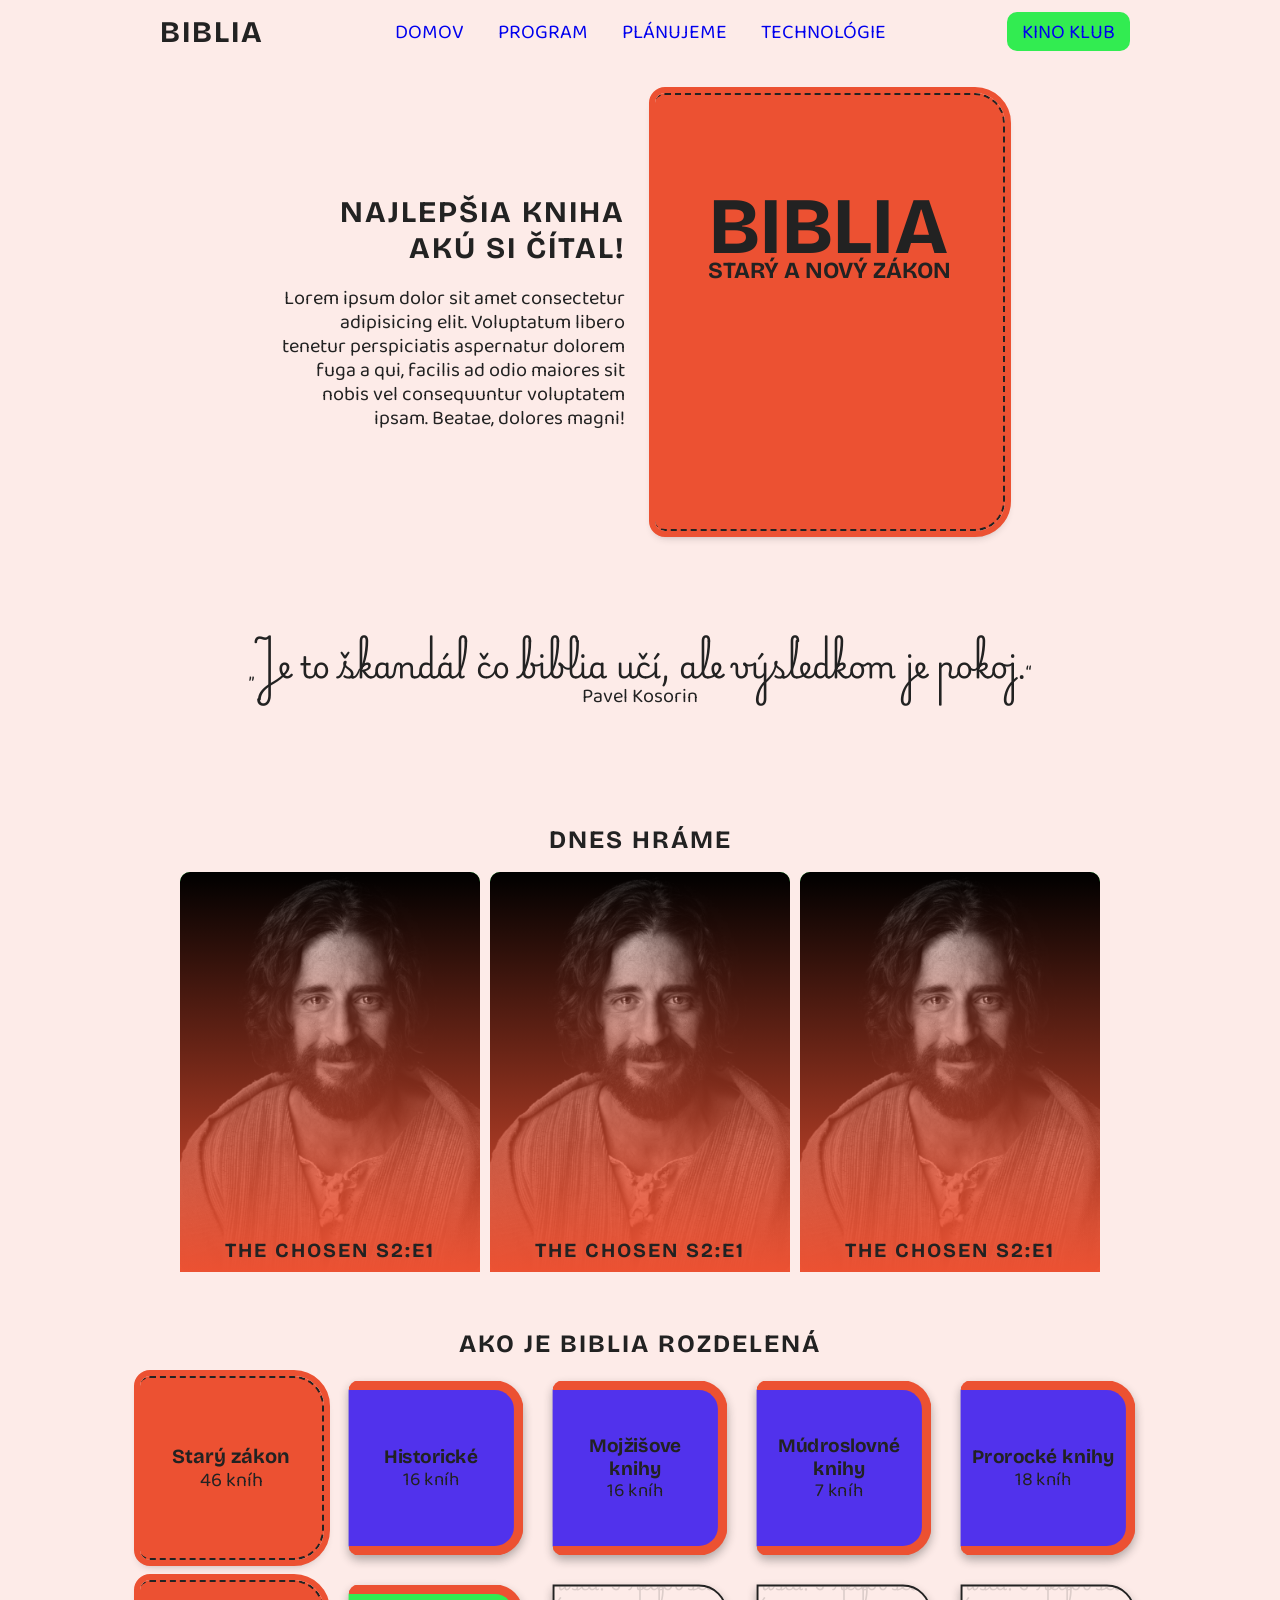
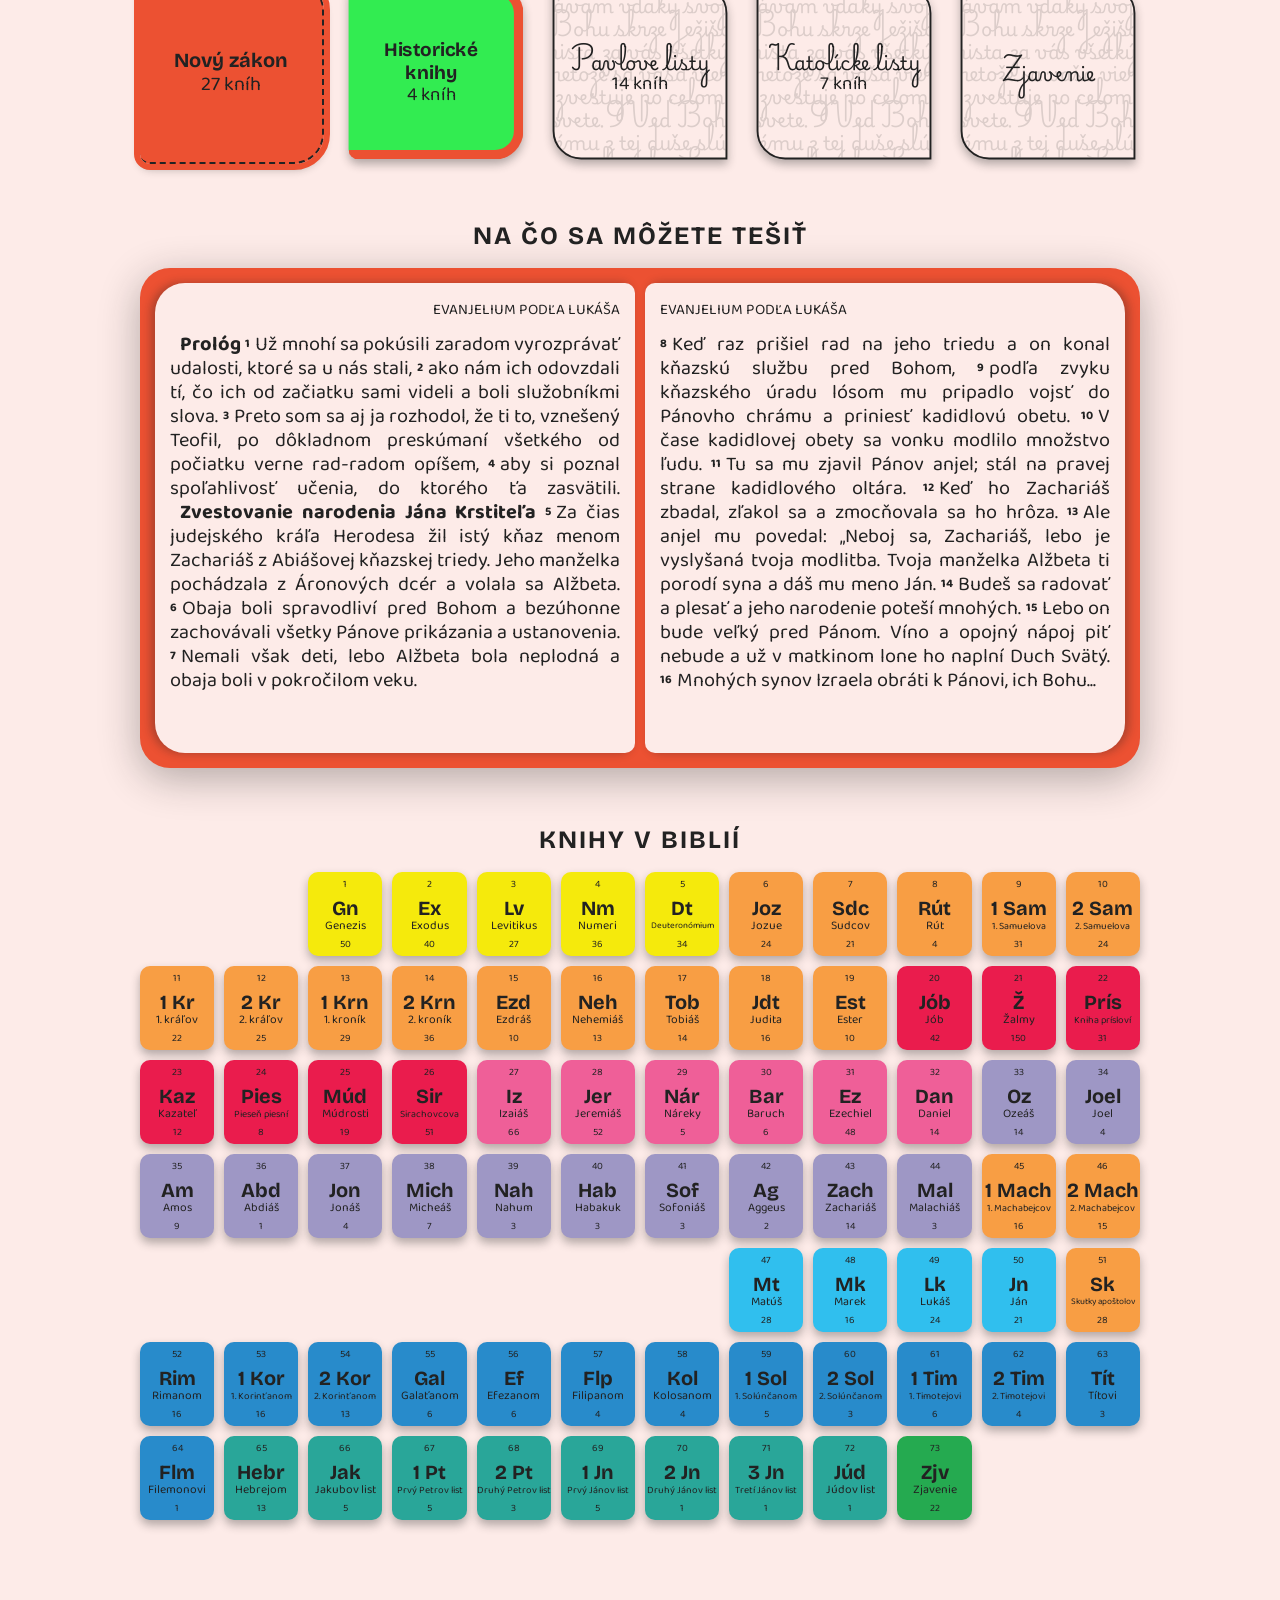
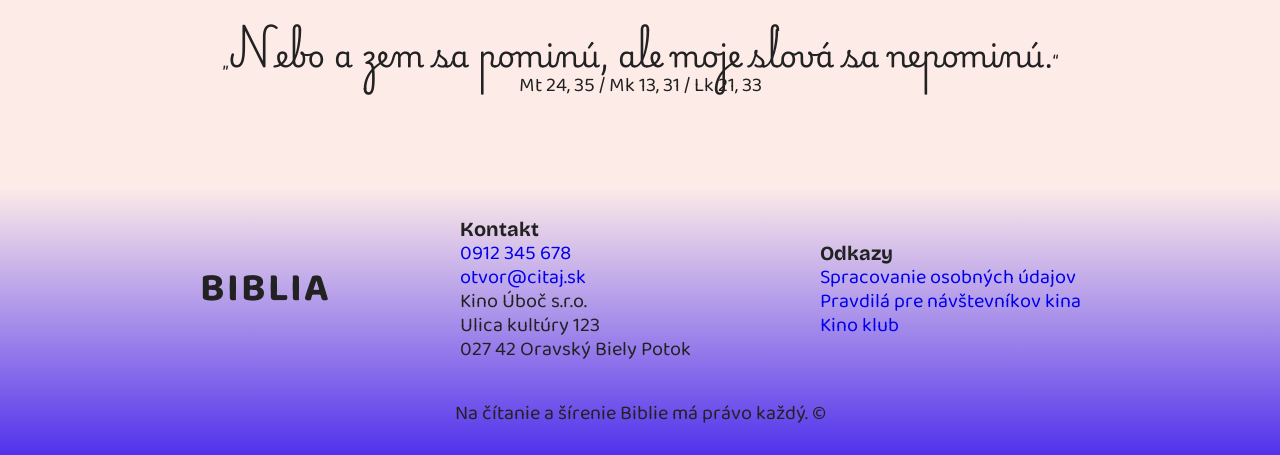
<file: index.html>
<!DOCTYPE html>
<html lang="sk">
<head>
    <meta charset="UTF-8">
    <meta name="viewport" content="width=device-width, initial-scale=1.0">
    <title>Biblia - nalepšia kniha na svete</title>
    <link rel="stylesheet" href="style/style.css">
</head>
<body>

    <header>
        <div class="container">
            <h1>Biblia</h1>
            <nav>
                <ul>
                    <li><a href="#domov">Domov</a></li>
                    <li><a href="#program">Program</a></li>
                    <li><a href="#planujeme">Plánujeme</a></li>
                    <li><a href="#technologie">Technológie</a></li>
                </ul>
            </nav>
            <a href="/kino-klub.html" class="button">Kino klub</a>
        </div>
    </header>

    <main>
        
        <section id="welcome">
            <div class="text">
                <div>
                    <h2>Najlepšia kniha akú si čítal!</h2>
                    <P>Lorem ipsum dolor sit amet consectetur adipisicing elit. Voluptatum libero tenetur perspiciatis aspernatur dolorem fuga a qui, facilis ad odio maiores sit nobis vel consequuntur voluptatem ipsam. Beatae, dolores magni!</P>
                </div>
            </div>
            <div class="zavreta-kniha">
                <h2>Biblia</h2>
                <h3>Starý a Nový zákon</h3>
            </div>
        </section>

        <section>
            <div class="container citat">
                <q class="pisane">Je to škandál čo biblia učí, ale výsledkom je pokoj.</q>
                <p>Pavel Kosorin</p>
            </div>
        </section>

        <section id="dnes-hrame">
            <div>
                <h2>Dnes hráme</h2>
                <div>
                    <div class="karta">
                        <div class="pred">
                            <img src="./img/the_chosen.jpg" alt="titulný obrázok - seriál The Chosen">
                            <div>
                                <h3>The chosen S2:E1</h3>
                            </div>
                        </div>
                        <div class="zad">
                            <div class="info">
                                <h3>The chosen S2:E1</h3>
                                <div class="detail">
                                    <span>18:00</span>
                                    <span>SD</span>
                                    <span>Sála A</span>
                                </div>
                                <p>Lorem ipsum dolor sit, amet consectetur adipisicing elit. Quam voluptatum sapiente dolores, autem doloribus adipisci eligendi doloremque provident, ea facere facilis non harum libero quas iusto atque veniam similique minima.</p>
                            </div>
                            <a href="" class="button">Rezervovať</a>
                        </div>
                    </div>
                    <div class="karta">
                        <div class="pred">
                            <img src="./img/the_chosen.jpg" alt="titulný obrázok - seriál The Chosen">
                            <div>
                                <h3>The chosen S2:E1</h3>
                            </div>
                        </div>
                        <div class="zad">
                            <div class="info">
                                <h3>The chosen S2:E1</h3>
                                <div class="detail">
                                    <span>18:00</span>
                                    <span>SD</span>
                                    <span>Sála A</span>
                                </div>
                                <p>Lorem ipsum dolor sit, amet consectetur adipisicing elit. Quam voluptatum sapiente dolores, autem doloribus adipisci eligendi doloremque provident, ea facere facilis non harum libero quas iusto atque veniam similique minima.</p>
                            </div>
                            <a href="" class="button">Rezervovať</a>
                        </div>
                    </div>
                    <div class="karta">
                        <div class="pred">
                            <img src="./img/the_chosen.jpg" alt="titulný obrázok - seriál The Chosen">
                            <div>
                                <h3>The chosen S2:E1</h3>
                            </div>
                        </div>
                        <div class="zad">
                            <div class="info">
                                <h3>The chosen S2:E1</h3>
                                <div class="detail">
                                    <span>18:00</span>
                                    <span>SD</span>
                                    <span>Sála A</span>
                                </div>
                                <p>Lorem ipsum dolor sit, amet consectetur adipisicing elit. Quam voluptatum sapiente dolores, autem doloribus adipisci eligendi doloremque provident, ea facere facilis non harum libero quas iusto atque veniam similique minima.</p>
                            </div>
                            <a href="" class="button">Rezervovať</a>
                        </div>
                    </div>
                </div>
            </div>
        </section>

        <section id="delenie">
            <h2>Ako je Biblia rozdelená</h2>
            <div class="container mriezka">
                <div class="">
                    <h3>Starý zákon</h3>
                    <p>46 kníh</p>
                </div>
                <div class="pod bg-tercialna">
                    <h3>Historické</h3>
                    <p>16 kníh</p>
                </div>
                <div class="pod bg-tercialna">
                    <h3>Mojžišove knihy</h3>
                    <p>16 kníh</p>
                </div>
                <div class="pod bg-tercialna">
                    <h3>Múdroslovné knihy</h3>
                    <p>7 kníh</p>
                </div>
                <div class="pod bg-tercialna">
                    <h3>Prorocké knihy</h3>
                    <p>18 kníh</p>
                </div>
                <div style="grid-column-start: 1;">
                    <h3>Nový zákon</h3>
                    <p>27 kníh</p>
                </div>
                <div class="pod bg-sekundarna">
                    <h3>Historické knihy</h3>
                    <p>4 kníh</p>
                </div>
                <div class="pod list">
                    <h3 class="pisane">Pavlove listy</h3>
                    <p>14 kníh</p>
                </div>
                <div class="pod list pisane">
                    <h3 class="pisane">Katolícke listy</h3>
                    <p>7 kníh</p>
                </div>
                <div class="pod list pisane">
                    <h3 class="pisane">Zjavenie</h3>
                </div>
            </div>
        </section>

        <section id="mozete-sa-tesit">
            <div class="container">
            <h2>Na čo sa môžete tešiť</h2>
                <!-- <div class="mriezka">
                    <div class="karta">

                    </div>
                </div> -->
                <div class="kniha">
                    <div class="strana">
                        <div class="Bozie-slovo">
                            <p class="hlavicka">Evanjelium podľa Lukáša</p>
                            <div class="text">
                                <span class="nadpis">Prológ</span>
                                <span class="vers"><span class="cislo">1</span>Už mnohí sa pokúsili zaradom vyrozprávať udalosti, ktoré sa u nás stali,</span>
                                <span class="vers"><span class="cislo">2</span>ako nám ich odovzdali tí, čo ich od začiatku sami videli a boli služobníkmi slova.</span>
                                <span class="vers"><span class="cislo">3</span>Preto som sa aj ja rozhodol, že ti to, vznešený Teofil, po dôkladnom preskúmaní všetkého od počiatku verne rad-radom opíšem,</span>
                                <span class="vers"><span class="cislo">4</span>aby si poznal spoľahlivosť učenia, do ktorého ťa zasvätili.</span>

                                <span class="nadpis">Zvestovanie narodenia Jána Krstiteľa</span>
                                <span class="vers"><span class="cislo">5</span>Za čias judejského kráľa Herodesa žil istý kňaz menom Zachariáš z Abiášovej kňazskej triedy. Jeho manželka pochádzala z Áronových dcér a volala sa Alžbeta.</span>
                                <span class="vers"><span class="cislo">6</span>Obaja boli spravodliví pred Bohom a bezúhonne zachovávali všetky Pánove prikázania a ustanovenia.</span>
                                <span class="vers"><span class="cislo">7</span>Nemali však deti, lebo Alžbeta bola neplodná a obaja boli v pokročilom veku.</span>
                            </div>
                        </div>
                    </div>
                    <div class="strana">
                        <div class="Bozie-slovo">
                            <p class="hlavicka">Evanjelium podľa Lukáša</p>
                            <div class="text">
                                <span class="vers"><span class="cislo">8</span>Keď raz prišiel rad na jeho triedu a on konal kňazskú službu pred Bohom,</span>
                                <span class="vers"><span class="cislo">9</span>podľa zvyku kňazského úradu lósom mu pripadlo vojsť do Pánovho chrámu a priniesť kadidlovú obetu.</span>
                                <span class="vers"><span class="cislo">10</span>V čase kadidlovej obety sa vonku modlilo množstvo ľudu.</span>
                                <span class="vers"><span class="cislo">11</span>Tu sa mu zjavil Pánov anjel; stál na pravej strane kadidlového oltára.</span>
                                <span class="vers"><span class="cislo">12</span>Keď ho Zachariáš zbadal, zľakol sa a zmocňovala sa ho hrôza.</span>
                                <span class="vers"><span class="cislo">13</span>Ale anjel mu povedal: „Neboj sa, Zachariáš, lebo je vyslyšaná tvoja modlitba. Tvoja manželka Alžbeta ti porodí syna a dáš mu meno Ján.</span>
                                <span class="vers"><span class="cislo">14</span>Budeš sa radovať a plesať a jeho narodenie poteší mnohých.</span>
                                <span class="vers"><span class="cislo">15</span>Lebo on bude veľký pred Pánom. Víno a opojný nápoj piť nebude a už v matkinom lone ho naplní Duch Svätý.</span>
                                <span class="vers"><span class="cislo">16</span>Mnohých synov Izraela obráti k Pánovi, ich Bohu...</span>
                            </div>
                        </div>
                    </div>
                </div>
            </div>
        </section>

        <section id="tabulka">
            <h2>Knihy v Biblií</h2>
            <div class="container">

            </div>
        </section>

        <script type="module" src="./js/tab.js"></script>

        <section>
            <div class="container citat">
                <q class="pisane">Nebo a zem sa pominú, ale moje slová sa nepominú.</q>
                <p>Mt 24, 35 / Mk 13, 31 / Lk 21, 33</p>
            </div>
        </section>

    </main>

    <footer class="section">
        <div class="container">
            <div class="info">
                <div class="">
                    <p class="footer-logo">Biblia</p>
                </div>
                <div class="">
                    <h3>Kontakt</h3>
                    <ul>
                        <li><a href="tel:+421912345678">0912 345 678</a></li>
                        <li><a href="mailto:otvor@citaj.sk">otvor@citaj.sk</a></li>
                        <li>
                            Kino Úboč s.r.o. <br>
                            Ulica kultúry 123 <br>
                            027 42 Oravský Biely Potok
                        </li>
                    </ul>
                </div>
                <div class="">
                    <h3>Odkazy</h3>
                    <ul>
                        <li><a href="/">Spracovanie osobných údajov</a></li>
                        <li><a href="/">Pravdilá pre návštevníkov kina</a></li>
                        <li><a href="/">Kino klub</a></li>
                    </ul>
                </div>
            </div>
            <div class="prava">
                <p>Na čítanie a šírenie Biblie má právo každý. &copy;</p>
            </div>
        </div>
    </footer>
    
</body>
</html>
</file>
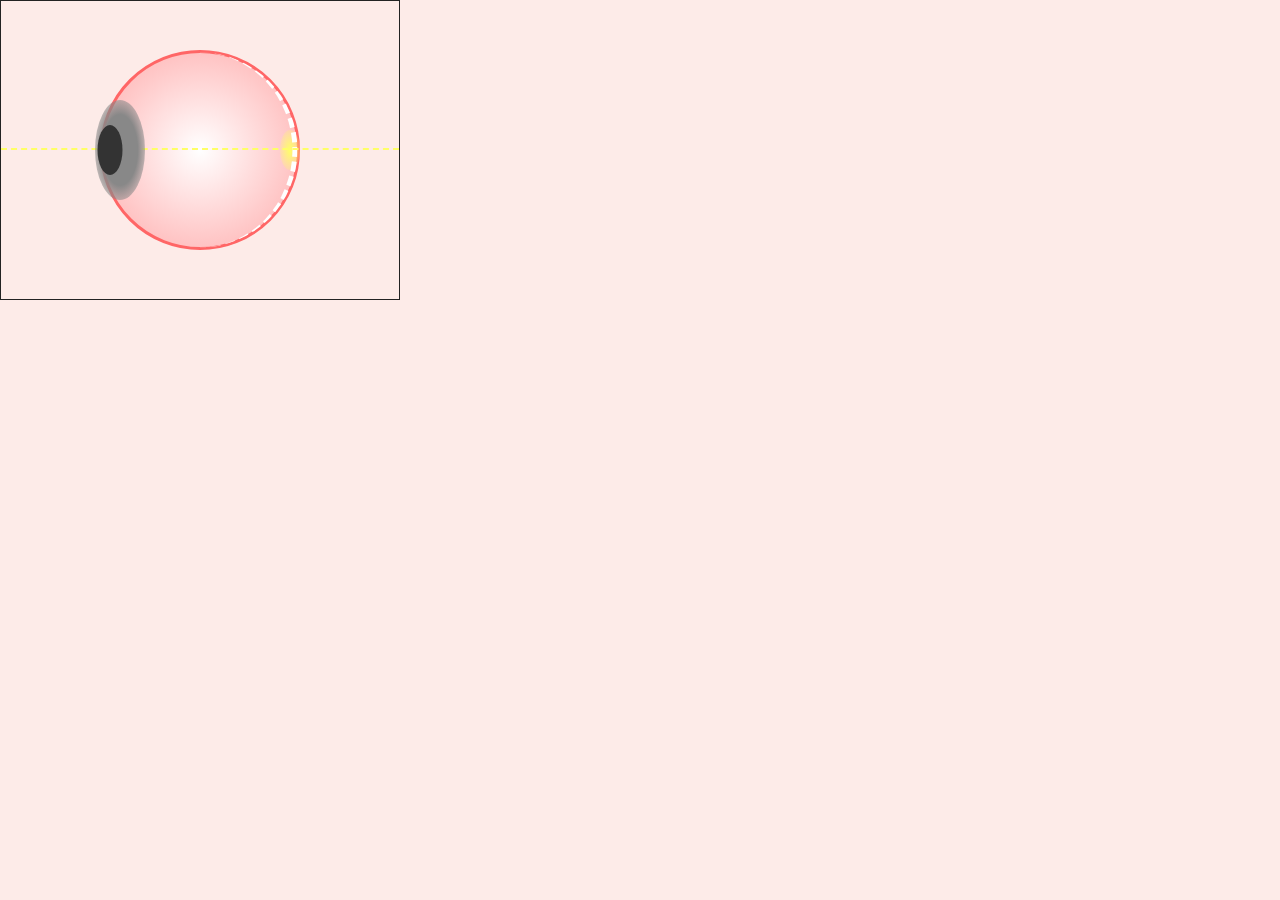
<file: oko.html>
<!DOCTYPE html>
<html lang="sk">
<head>
    <meta charset="UTF-8">
    <meta name="viewport" content="width=device-width, initial-scale=1.0">
    <title>TMWS - semestrálna práca</title>
    <link rel="stylesheet" href="style/style.css">
</head>
<body>

    <main>
        <div id="oko" style="
            display: flex;
            position: relative;
            width: 400px;
            height: 300px;

            border: 1px solid;
            ">
            <div id="spojka" style="
                width: 100px;
                height: 100px;
                background: radial-gradient(circle, #888 0%, #888 50%, #faa0 95%);
                border-radius: 100%;
                position: absolute;
                top: 50%;
                left: calc(50% - 80px);
                transform: translate(-50%, -50%) scaleX(50%);
                z-index: 10;
                ">
            </div>
            <div id="zornicka" style="
                width: 50px;
                height: 50px;
                background-color: #333;
                border-radius: 100%;
                position: absolute;
                top: 50%;
                left: calc(50% - 90px);
                transform: translate(-50%, -50%) scaleX(50%);
                z-index: 10;
                ">
            </div>
            <div id="ocna-gula" style="
                width: 200px;
                height: 200px;
                border-radius: 100%;
                background: radial-gradient(circle, #fff 0%, #faa 100%);
                position: absolute;
                top: 50%;
                left: 50%;
                transform: translate(-50%, -50%);
                border: 3px #f66 solid;
                ">
            </div>
            <div id="zlta-skvrna" style="
                width: 40px;
                height: 40px;
                border-radius: 100%;
                background: radial-gradient(circle, #ff6 0%, #0000 90%);
                position: absolute;
                top: 50%;
                left: calc(50% + 90px);
                transform: translate(-50%, -50%) scaleX(50%);
                ">
            </div>
            <div id="sietnica" style="
                width: 195px;
                height: 195px;
                border-radius: 100%;
                border-right: 5px dashed #fff;
                position: absolute;
                top: 50%;
                left: calc(50%);
                transform: translate(-50%, -50%);
                ">
            </div>
            <div id="os-oka" style="
                position: absolute;
                width: 100%;
                height: 50%;
                background: #0000;
                border-bottom: 2px dashed #ff6;
            ">
            </div>
        </div>
    </main>
    
</body>
</html>
</file>
<file: style/style.css>
@import url('https://fonts.googleapis.com/css2?family=Baloo+2:wght@400..800&family=Bricolage+Grotesque:opsz,wght@12..96,200..800&family=Playwrite+FR+Trad:wght@100..400&display=swap');

:root {
    --primarna-farba: #EC5132;
    --sekundarna-farba: #32EC51;
    --tercialna-farba: #5132EC;
    --papier-farba: #FDEBE8;
    --siva-farba: #888;
    --cierna-farba: #222;
    --shadow: #2225;
    --zaoblenie: 1rem;
    --transition-cas: 0.6s;
    color-scheme: light dark;
}

[data-theme="dark"] {
    --primarna-farba: #ACB;
    --sekundarna-farba: #890;
}

html {
    font-size: 62.5%;
}

*, *::before, *::after {
    margin: 0;
    padding: 0;
    box-sizing: border-box;
    line-height: 2.4rem;
    font-size: 2rem;
    
    font-family: "Baloo 2", sans-serif;
    font-optical-sizing: auto;
    font-weight: normal;
    font-style: normal;
}

body {
    background-color: var(--papier-farba);
    color: var(--cierna-farba);
}

h1, h2, h3, h4, h5, h6, .h1, .h2, .h3, .h4, .h5, .h6 {
    font-family: "Bricolage Grotesque", sans-serif;
    font-optical-sizing: auto;
    font-weight: bold;
    font-style: normal;
    font-variation-settings: "wdth" 100;
}

.pisane {
    font-family: "Playwrite FR Trad", cursive;
    font-optical-sizing: auto;
    font-weight: normal;
    font-style: normal;
}

.container {
    max-width: 1000px;
    margin: 0 auto;
}

header div {
    display: flex;
    flex-direction: row;
    justify-content: space-between;
    padding: 1rem;
    align-items: center;
    gap: 1.5rem;
}

header h1 {
    text-transform: uppercase;
    font-size: 3rem;
    letter-spacing: .2rem;
    transition: var(--transition-cas);
    padding: .75rem;
    border: solid transparent 0.2rem;
}

header h1:hover {
    color: var(--primarna-farba);
    border-bottom: solid var(--tercialna-farba) 0.2rem;
    position: relative;
}

header h1::after, header h1::before {
    transition: var(--transition-cas);
    background-color: transparent;
    width: 1rem;
    aspect-ratio: 1/1;
    content: "";
    position: absolute;
    top: 0;
    right: 0;
    border-radius: var(--zaoblenie);
    animation: blikanie 1s infinite;
}

header h1::before {
    animation: none
}

header h1:hover::after, header h1:hover::before {
    background-color: var(--sekundarna-farba);
}

header ul {
    list-style-type: none;
}

header li {
    display: inline-block;
    padding: 0;
}

header li a {
    padding: .75rem 1.5rem;
    text-decoration: none;
    border-radius: var(--zaoblenie);
    text-transform: uppercase;
}

header a.button {
    background-color: var(--sekundarna-farba);
    padding: .75rem 1.5rem;
    text-decoration: none;
    border-radius: var(--zaoblenie);
    text-transform: uppercase;
}

main {
    width: 100vw;
    height: 100%;
}

section, .section {
    padding: 3rem 2rem;
}

section h2, .section h2 {
    text-transform: uppercase;
    font-size: 2.5rem;
    letter-spacing: .2rem;
    text-align: center;
    margin-bottom: 2rem;
}

#dnes-hrame div div {
    display: flex;
    flex-direction: row;
    flex-wrap: no-wrap;
    gap: 1rem;
    justify-content: center;
    align-items: center;
    perspective: 1000px;
}

#dnes-hrame .karta {
    width: 100%;
    max-width: 300px;
    height: 400px;
    padding: 1rem;
    position: relative;
    transform-style: preserve-3d;
    transition: transform var(--transition-cas);
}

#dnes-hrame .karta:hover {
    transform: rotateY(180deg);
}

#dnes-hrame .karta .pred,
#dnes-hrame .karta .zad {
    position: absolute;
    width: 100%;
    height: 100%;
    backface-visibility: hidden;
    background-color: var(--sekundarna-farba);
    border-radius: var(--zaoblenie);
} 

#dnes-hrame .karta img {
    width: 100%;
    height: 100%;
    border-radius: var(--zaoblenie);
    object-fit: cover;
    position: absolute;
}

#dnes-hrame .karta .pred div {
    width: 100%;
    height: 100%;
    padding: 1rem;
    background-image: linear-gradient(to bottom, transparent, var(--primarna-farba));
}

#dnes-hrame .karta .pred div h3 {
    text-transform: uppercase;
    font-size: 2rem;
    letter-spacing: .2rem;
    margin-top: auto;
}

#dnes-hrame .karta .zad {
    display: flex;
    flex-direction: column;
    justify-content: space-between;
    align-items: center;
    gap: 1rem;
    transform: rotateY(180deg);
    color: var(--primarna-farba);
    padding: 1rem;
}

#dnes-hrame .karta .zad a.button {
    padding: 1rem;
    display: block;
    width: 100%;
    text-align: center;
    background-color: var(--primarna-farba);
    border-radius: var(--zaoblenie);
    transition: var(--transition-cas);
    color: var(--sekundarna-farba);
    text-decoration: none;
    text-transform: uppercase;
    font-weight: bold;
}

#dnes-hrame .karta .zad a.button:hover {
    background-color: var(--siva-farba);
}

#dnes-hrame .karta .zad .info {
    display: flex;
    flex-direction: column;
    justify-content: space-between;
    align-items: center;
    gap: 1rem;
}

#dnes-hrame .karta .zad .info p {
    display: -webkit-box;
    -webkit-box-orient: vertical;
    -webkit-line-clamp: 6;
    line-clamp: 6;
    overflow: hidden;
}

#dnes-hrame .karta .zad .info h3 {
    font-size: 4rem;
    text-align: center;
    margin: 1rem 0;
    line-height: 1.2;
    display: -webkit-box;
    -webkit-box-orient: vertical;
    -webkit-line-clamp: 2;
    line-clamp: 2;
    overflow: hidden;
}

#dnes-hrame .karta .zad .info .detail {
    text-align: center;
}

#dnes-hrame .karta .zad .info .detail span {
    background-color: var(--primarna-farba);
    border-radius: var(--zaoblenie);
    color: var(--sekundarna-farba);
    padding: 0.3rem 0.5rem;
}

#delenie div.mriezka {
    display: grid;
    grid-template-columns: repeat(auto-fit, minmax(15rem, 1fr));
    gap: 2rem;
    align-items: center;
}

#delenie div.mriezka div {
    display: flex;
    justify-content: center;
    align-items: center;
    flex-direction: column;
    background-color: var(--primarna-farba);
    aspect-ratio: 1/1;
    border-radius: calc(var(--zaoblenie) * 1) calc(var(--zaoblenie) * 3) calc(var(--zaoblenie) * 3) calc(var(--zaoblenie) * 1);
    text-align: center;
    padding: 1rem;
    box-shadow: 0 0.5rem 1rem var(--shadow);
    outline: solid var(--primarna-farba) 0.6rem;
    border: dashed var(--cierna-farba) 0.2rem;
    border-left: none;
    transition: var(--transition-cas);
}

#delenie div.mriezka div:hover, #delenie div.mriezka div.pod:hover {
    transform: scale(1.05);
    box-shadow: 0 1rem 4rem var(--shadow);
}

#delenie div.mriezka div.pod {
    transform: scale(0.95);
    border: solid 1rem var(--primarna-farba);

    outline: none;
    border-left: none;
}

#delenie div.mriezka div.list {
    border: 0.2rem solid var(--cierna-farba);
    background-color: var(--papier-farba);
    border-radius: 0 calc(var(--zaoblenie) * 3) 0 calc(var(--zaoblenie) * 3);
    overflow: hidden;
    position: relative;
}

#delenie div.mriezka div.list::after {
    position: absolute;
    width: 150%;
    aspect-ratio: 1/1;
    /* text-align: justify; */
    content: "Pavol, služobník Krista Ježiša, povolaný za apoštola, vybraný hlásať Božie evanjelium, ktoré Boh vopred prisľúbil vo Svätých písmach a skrze svojich prorokov o svojom Synovi, ktorý podľa tela pochádza z Dávidovho rodu a podľa Ducha svätosti od vzkriesenia z mŕtvych je ustanovený v moci ako Boží Syn, o Ježišovi Kristovi, našom Pánovi. Skrze neho sme dostali milosť a apoštolský úrad, aby na slávu jeho mena poslušne uverili všetky národy; k nim patríte aj vy, povolaní Ježišom Kristom. Všetkým, čo sú v Ríme, Bohom milovaným, povolaným svätým: Milosť vám a pokoj od Boha, nášho Otca, i od Pána Ježiša Krista. Predovšetkým vzdávam vďaky svojmu Bohu skrze Ježiša Krista za vás všetkých, pretože sa vaša viera zvestuje po celom svete.9Veď Boh, ktorému z tej duše slúžim v evanjeliu jeho Syna, je mi svedkom, ako si na vás ustavične spomínam vo všetkých svojich modlitbách a prosím, či by sa mi raz predsa len nepodarilo prísť k vám, ak to bude Božia vôľa. Lebo túžim vidieť vás a dať vám nejaký duchovný dar na vašu posilu, to jest, aby sme sa navzájom potešili spoločnou vierou, vašou i mojou. Nechcem, bratia, aby ste nevedeli, že som už veľa ráz pomýšľal ísť k vám, aby som aj u vás mal nejaké ovocie, tak ako u ostatných národov, – ale až doteraz sa mi v tom prekážalo. Som dlžníkom Grékov i barbarov, múdrych i nemúdrych. A tak pokiaľ ide o mňa, som pripravený hlásať evanjelium aj vám, čo ste v Ríme.";
    opacity: 0.15;
    font-family: "Playwrite FR Trad", cursive;
    font-optical-sizing: auto;
    font-weight: normal;
    font-style: normal;
}

/* #delenie div.mriezka div.pod:nth-child(n+7) {
    border: solid .5rem var(--sekundarna-farba);
} */

footer {
    background-image: linear-gradient(to bottom, transparent, var(--tercialna-farba));
}

footer .info {
    display: flex;
    flex-direction: row;
    justify-content: space-around;
    align-items: center;
    gap: 1rem;
}

footer ul {
    list-style-type: none;
}

footer ul li a {
    text-decoration: none;
}

footer .footer-logo {
    font-size: 4rem;
    text-transform: uppercase;
    letter-spacing: .2rem;
    font-weight: bold;
}

footer .prava {
    text-align: center;
    margin-top: 4rem;
}

.kniha {
    width: 100%;
    aspect-ratio: 4/2;
    background-color: var(--primarna-farba);
    border-radius: calc(var(--zaoblenie) * 3);
    padding: 1.5rem;
    display: grid;
    grid-template-columns: 1fr 1fr;
    gap: 1rem;
    box-shadow: 0 1rem 4rem var(--shadow);
    color: var(--cierna-farba);
    transition: var(--transition-cas);
}

.kniha:hover {
    transform: scale(1.02);
    box-shadow: 0 2rem 8rem var(--shadow);
}

.kniha div.strana {
    background-color: var(--papier-farba);
    padding: 1.5rem;
    text-align: justify;
}

.kniha div.strana:nth-child(2n+1) {
    border-radius: calc(var(--zaoblenie) * 3) calc(var(--zaoblenie) * 1) calc(var(--zaoblenie) * 1) calc(var(--zaoblenie) * 3);
    box-shadow: -0.4rem 0 1rem var(--shadow);
}

.kniha div.strana:nth-child(2n) {
    border-radius: calc(var(--zaoblenie) * 1) calc(var(--zaoblenie) * 3) calc(var(--zaoblenie) * 3) calc(var(--zaoblenie) * 1);
    box-shadow: 0.4rem 0 1rem var(--shadow);
}

.kniha div.Bozie-slovo {
    display: flex;
    flex-direction: column;
    gap: 1rem;
}

.kniha div.Bozie-slovo .hlavicka {
    font-size: 1.5rem;
    text-transform: uppercase;
}

.kniha .strana:nth-child(2n) div.Bozie-slovo .hlavicka {
    text-align: left;
}

.kniha .strana:nth-child(2n+1) div.Bozie-slovo .hlavicka {
    text-align: right;
}

.kniha .Bozie-slovo .text .nadpis {
    font-weight: bold;
    /* display: block; */
    padding-left: 1rem;
}

.kniha .Bozie-slovo .text .vers {
    transition: var(--transition-cas);
    border-radius: var(--zaoblenie);
}

.kniha .Bozie-slovo .text .vers:hover {
    text-decoration: underline dotted;
}

.kniha .Bozie-slovo .text .novy-riadok::before {
    content: "\A";
    white-space: pre;
}

.kniha .Bozie-slovo .text .cislo {
    font-size: 1.2rem;
    margin-right: 0.5rem;
    vertical-align: top;
    font-weight: bold;
}

#welcome {
    display: grid;
    grid-template-columns: 1fr 1fr;
    gap: 3rem;
}

#welcome .zavreta-kniha {
    width: 100%;
    max-width: 350px;
    aspect-ratio: 4/5;
    background-color: var(--primarna-farba);
    border-radius: calc(var(--zaoblenie) * 1) calc(var(--zaoblenie) * 3) calc(var(--zaoblenie) * 3) calc(var(--zaoblenie) * 1);
    box-shadow: 0 0.5rem 1rem var(--shadow);
    padding: 12rem 3rem;
    outline: solid var(--primarna-farba) 0.6rem;
    border: dashed var(--cierna-farba) 0.2rem;
    border-left: none;
    transition: var(--transition-cas);
}

#welcome .zavreta-kniha:hover {
    transform: scale(1.05) rotateX(10deg) rotateY(15deg) rotateZ(0deg);
    box-shadow: 0 1rem 4rem var(--shadow);
}

#welcome .zavreta-kniha h2 {
    font-size: 8rem;
    text-align: center;
}

#welcome .zavreta-kniha h3 {
    font-size: 2.3rem;
    text-align: center;
    text-transform: uppercase;
}

#welcome .text {
    text-align: right;
    display: flex;
    align-items: center;
    justify-content: center;
    width: 100%;
    max-width: 350px;
    margin-left: auto;
}

#welcome .text h2 {
    font-size: 3rem;
    text-transform: uppercase;
    text-align: right;
    line-height: 1.2;
}

#tabulka .container {
    display: grid;
    grid-template-columns: 1fr 1fr 1fr 1fr 1fr 1fr 1fr 1fr 1fr 1fr 1fr 1fr;
    gap: 1rem;
    align-items: center;
}

#tabulka .container .prvok{
    transition: calc(var(--transition-cas) * 0.5);
}

#tabulka .container .prvok:hover{
    transform: scale(1.2);
    box-shadow: 0 1rem 4rem var(--shadow);
}

.citat {
    padding: 6rem 1rem;
}

.citat q {
    font-size: 3rem;
    text-align: center;
    display: block;
}

.citat p {
    font-size: 2rem;
    text-align: center;
}

/* INÉ VEĽKOSTI */

@media (max-width: 1000px) {
    #tabulka .container {
        grid-template-columns: 1fr 1fr 1fr 1fr 1fr 1fr 1fr 1fr;
    }
}

@media (max-width: 768px) {
    #tabulka .container {
        grid-template-columns: 1fr 1fr 1fr 1fr 1fr 1fr;
    }
}

@media (max-width: 640px) {
    #tabulka .container {
        grid-template-columns: 1fr 1fr 1fr 1fr;
    }
}


/* ANIMÁCIE */

@keyframes blikanie {
    0% {opacity: 1; scale: 1;}
    50% {opacity: 1; scale: 1;}
    100% {opacity: 0; scale: 2;}
    
}

/* UNIVERZÁLNE */

.bg-primarna {
    background-color: var(--primarna-farba) !important;
}

.bg-sekundarna {
    background-color: var(--sekundarna-farba) !important;
}

.bg-tercialna {
    background-color: var(--tercialna-farba) !important;
}
</file>
